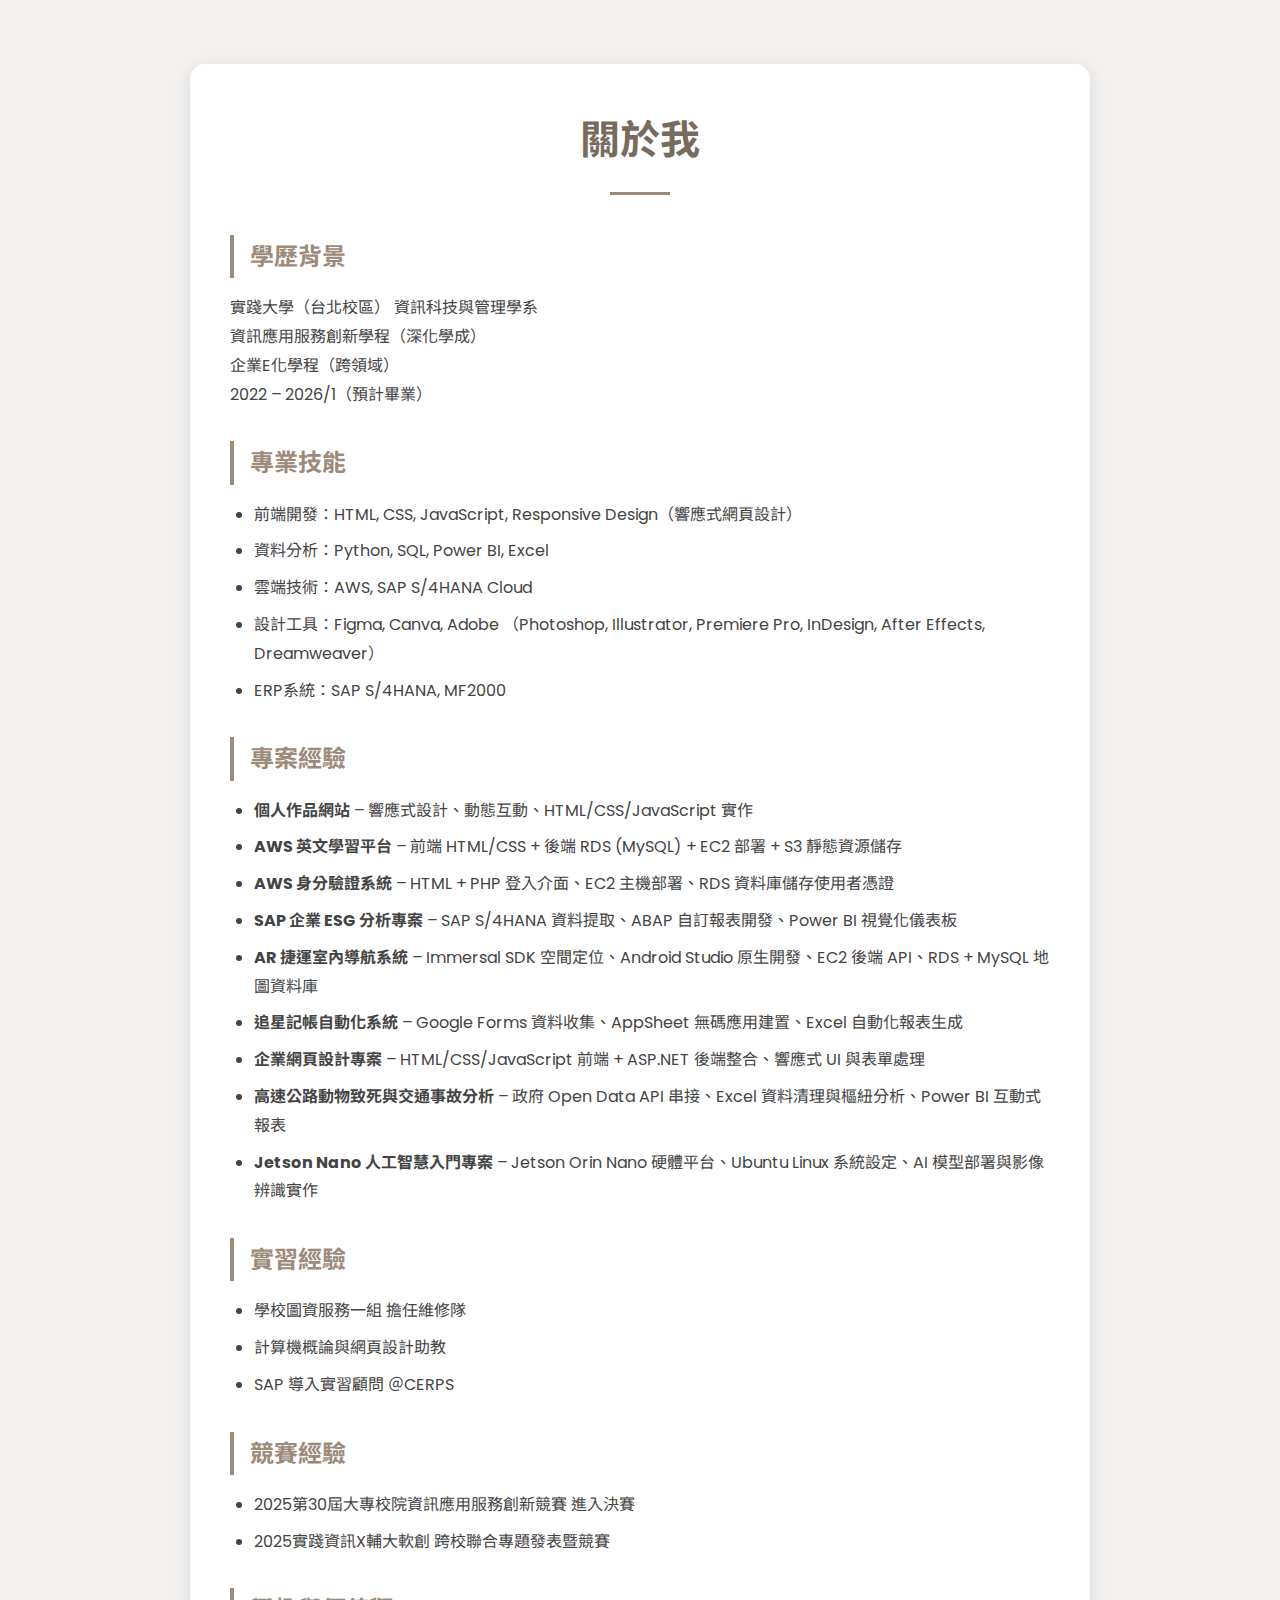
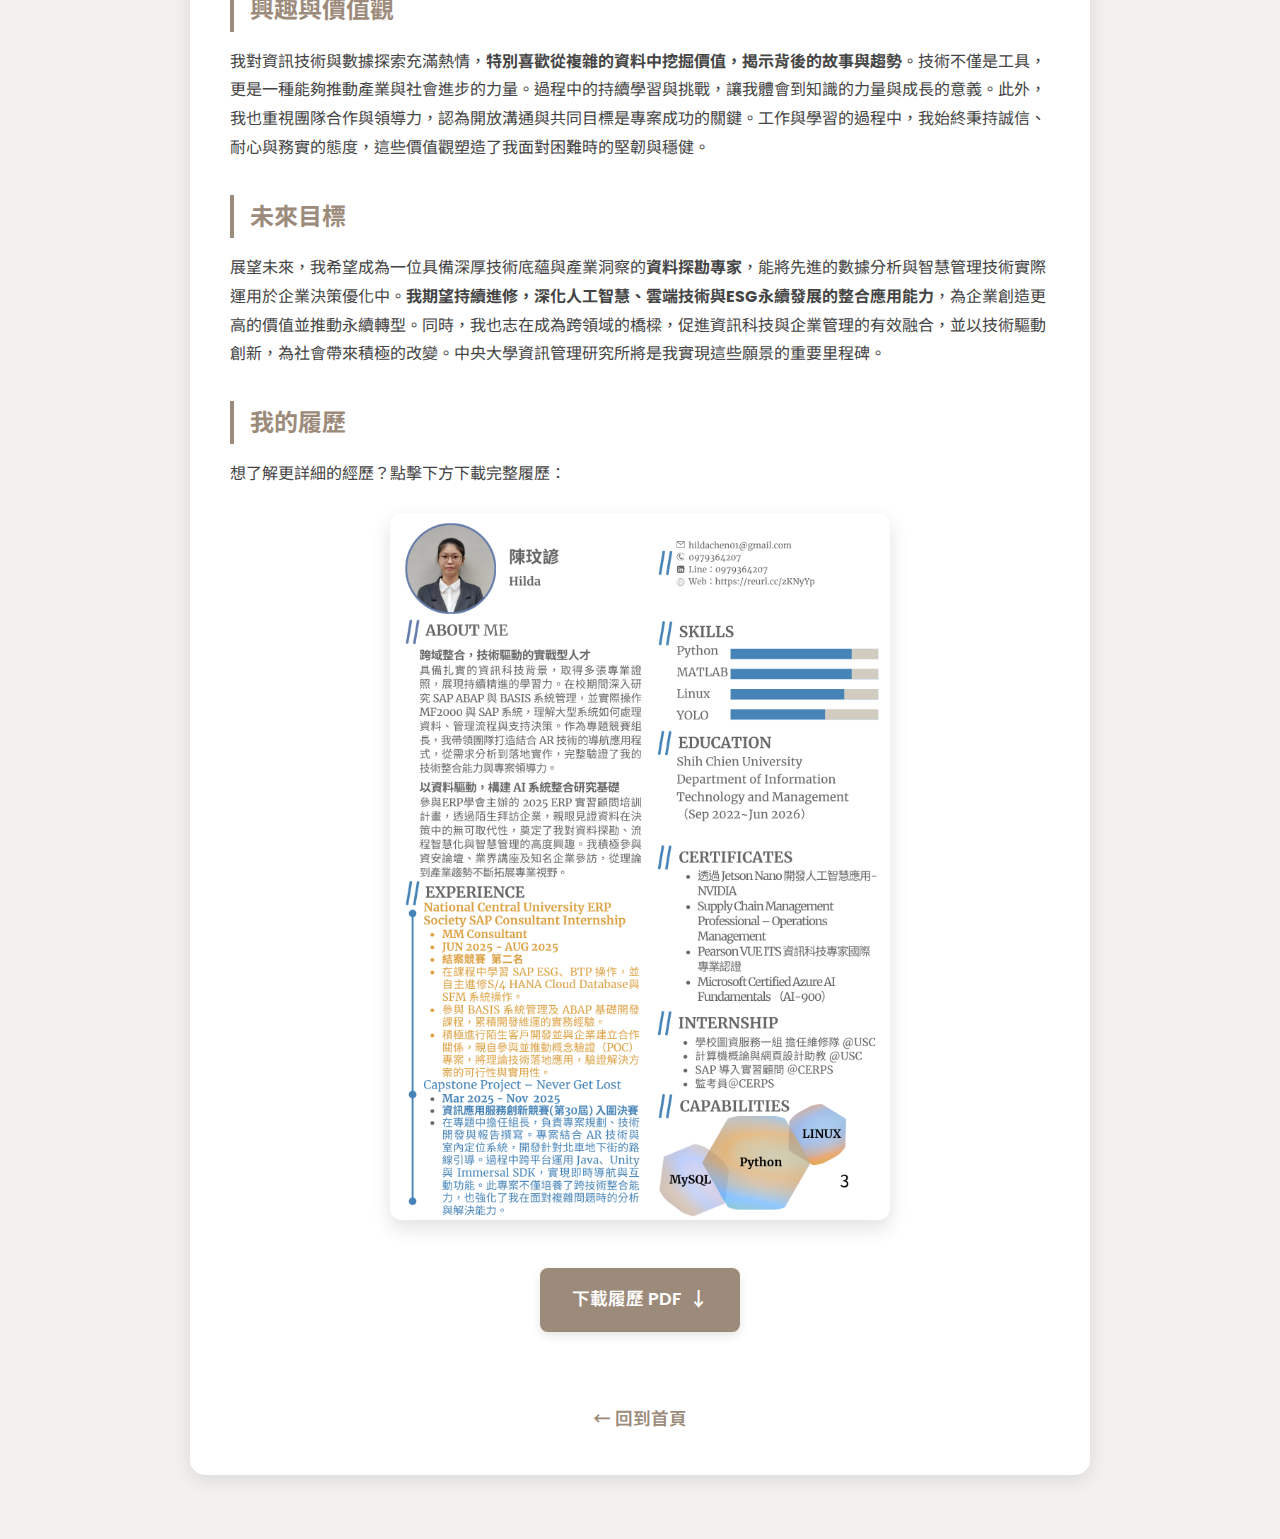
<file: about-me.html>
<!DOCTYPE html>
<html lang="zh-TW">
<head>
  <meta charset="UTF-8" />
  <meta name="viewport" content="width=device-width, initial-scale=1.0"/>
  <title>關於我 - Chen Wun-Yan</title>
  <link href="https://fonts.googleapis.com/css2?family=Poppins:wght@400;600;700&family=Noto+Sans+TC:wght@400;500;700&display=swap" rel="stylesheet">
  <style>
    * { margin: 0; padding: 0; box-sizing: border-box; }
    body {
      font-family: "Poppins", "Noto Sans TC", sans-serif;
      background-color: #f3f1ef;
      color: #444;
      line-height: 1.8;
    }
    .container {
      max-width: 900px;
      margin: 4rem auto;
      padding: 2.5rem;
      background: white;
      border-radius: 15px;
      box-shadow: 0 5px 20px rgba(0,0,0,0.1);
    }
    h1 {
      text-align: center;
      color: #776b5d;
      margin-bottom: 2.5rem;
      font-size: 2.5rem;
      position: relative;
    }
    h1::after {
      content: '';
      width: 60px;
      height: 3px;
      background: #9c8b7a;
      display: block;
      margin: 1rem auto 0;
    }
    h2 {
      color: #9c8b7a;
      margin: 2rem 0 1rem;
      font-size: 1.5rem;
      border-left: 4px solid #9c8b7a;
      padding-left: 1rem;
    }
    ul { margin-left: 1.5rem; margin-bottom: 1rem; }
    li { margin-bottom: 0.5rem; }
    .back-link {
      display: block;
      text-align: center;
      margin-top: 3rem;
      color: #9c8b7a;
      text-decoration: none;
      font-weight: 600;
      font-size: 1.1rem;
    }
    .back-link:hover { color: #b7a99b; }
    .resume-btn {
      display: inline-block;
      margin: 1.5rem 0;
      padding: 0.8rem 2rem;
      background: #9c8b7a;
      color: white;
      text-decoration: none;
      border-radius: 8px;
      font-weight: 600;
    }
    .resume-btn:hover { background: #b7a99b; }
	/* === 履歷預覽圖 + 按鈕 === */
	.resume-preview {
	  display: flex;
	  flex-direction: column;
	  align-items: center;
	  gap: 1.5rem;
	  margin: 1.5rem 0;
	}

	.resume-image-link {
	  display: block;
	  width: 100%;
	  max-width: 500px;
	  border-radius: 12px;
	  overflow: hidden;
	  box-shadow: 0 8px 20px rgba(0, 0, 0, 0.12);
	  transition: transform 0.3s ease, box-shadow 0.3s ease;
	}

	.resume-image-link:hover {
	  transform: translateY(-5px);
	  box-shadow: 0 12px 25px rgba(0, 0, 0, 0.18);
	}

	.resume-preview-img {
	  width: 100%;
	  height: auto;
	  display: block;
	  border-radius: 12px;
	  transition: transform 0.4s ease;
	}

	.resume-image-link:hover .resume-preview-img {
	  transform: scale(1.02);
	}

	/* 下載按鈕（改文字 + 圖標） */
	.resume-btn {
	  display: inline-flex;
	  align-items: center;
	  gap: 0.5rem;
	  padding: 0.9rem 2rem;
	  background: #9c8b7a;
	  color: white;
	  text-decoration: none;
	  border-radius: 8px;
	  font-weight: 600;
	  font-size: 1.1rem;
	  transition: all 0.3s ease;
	  box-shadow: 0 4px 10px rgba(0, 0, 0, 0.1);
	}

	.resume-btn:hover {
	  background: #b7a99b;
	  transform: translateY(-2px);
	  box-shadow: 0 6px 15px rgba(0, 0, 0, 0.15);
	}

	.resume-btn::after {
	  content: "↓";
	  font-size: 1.2rem;
	}
  </style>
</head>
<body>

  <div class="container">
    <h1>關於我</h1>

    <h2>學歷背景</h2>
    <p>實踐大學（台北校區） 資訊科技與管理學系<br>資訊應用服務創新學程（深化學成）<br>企業E化學程（跨領域）<br>2022 – 2026/1（預計畢業）</p>

    <h2>專業技能</h2>
    <ul>
      <li>前端開發：HTML, CSS, JavaScript, Responsive Design（響應式網頁設計）</li>
      <li>資料分析：Python, SQL, Power BI, Excel</li>
      <li>雲端技術：AWS, SAP S/4HANA Cloud</li>
      <li>設計工具：Figma, Canva, Adobe （Photoshop, Illustrator, Premiere Pro, InDesign, After Effects, Dreamweaver）</li>
	  <li>ERP系統：SAP S/4HANA, MF2000</li>
	</ul>

    <h2>專案經驗</h2>
	<ul>
	  <li><strong>個人作品網站</strong> – 響應式設計、動態互動、HTML/CSS/JavaScript 實作</li>	  
	  <li><strong>AWS 英文學習平台</strong> – 前端 HTML/CSS + 後端 RDS (MySQL) + EC2 部署 + S3 靜態資源儲存</li>
	  <li><strong>AWS 身分驗證系統</strong> – HTML + PHP 登入介面、EC2 主機部署、RDS 資料庫儲存使用者憑證</li>	  
	  <li><strong>SAP 企業 ESG 分析專案</strong> – SAP S/4HANA 資料提取、ABAP 自訂報表開發、Power BI 視覺化儀表板</li>	  
	  <li><strong>AR 捷運室內導航系統</strong> – Immersal SDK 空間定位、Android Studio 原生開發、EC2 後端 API、RDS + MySQL 地圖資料庫</li>	  
	  <li><strong>追星記帳自動化系統</strong> – Google Forms 資料收集、AppSheet 無碼應用建置、Excel 自動化報表生成</li>	 
	  <li><strong>企業網頁設計專案</strong> – HTML/CSS/JavaScript 前端 + ASP.NET 後端整合、響應式 UI 與表單處理</li>	  
	  <li><strong>高速公路動物致死與交通事故分析</strong> – 政府 Open Data API 串接、Excel 資料清理與樞紐分析、Power BI 互動式報表</li>	  
	  <li><strong>Jetson Nano 人工智慧入門專案</strong> – Jetson Orin Nano 硬體平台、Ubuntu Linux 系統設定、AI 模型部署與影像辨識實作</li>
	</ul>
	
	<h2>實習經驗</h2>
    <ul>
      <li>學校圖資服務一組 擔任維修隊</li>
      <li>計算機概論與網頁設計助教</li>
      <li>SAP 導入實習顧問 ＠CERPS</li>
	</ul>
	
	<h2>競賽經驗</h2>
    <ul>
      <li>2025第30屆大專校院資訊應用服務創新競賽 進入決賽</li>
	  <li>2025實踐資訊X輔大軟創 跨校聯合專題發表暨競賽</li>
	</ul>

    <h2>興趣與價值觀</h2>
    <p>
	我對資訊技術與數據探索充滿熱情，<strong>特別喜歡從複雜的資料中挖掘價值，揭示背後的故事與趨勢</strong>。技術不僅是工具，更是一種能夠推動產業與社會進步的力量。過程中的持續學習與挑戰，讓我體會到知識的力量與成長的意義。此外，我也重視團隊合作與領導力，認為開放溝通與共同目標是專案成功的關鍵。工作與學習的過程中，我始終秉持誠信、耐心與務實的態度，這些價值觀塑造了我面對困難時的堅韌與穩健。
	</p>

    <h2>未來目標</h2>
    <p>
	展望未來，我希望成為一位具備深厚技術底蘊與產業洞察的<strong>資料探勘專家</strong>，能將先進的數據分析與智慧管理技術實際運用於企業決策優化中。<strong>我期望持續進修，深化人工智慧、雲端技術與ESG永續發展的整合應用能力</strong>，為企業創造更高的價值並推動永續轉型。同時，我也志在成為跨領域的橋樑，促進資訊科技與企業管理的有效融合，並以技術驅動創新，為社會帶來積極的改變。中央大學資訊管理研究所將是我實現這些願景的重要里程碑。
	</p>

    <h2>我的履歷</h2>
    <p>想了解更詳細的經歷？點擊下方下載完整履歷：</p>
    <!-- 履歷預覽圖 + 下載按鈕 -->
	<div class="resume-preview">
	  <a href="resume/Hilda_Resume.pdf" target="_blank" class="resume-image-link">
		<img src="resume/Hilda_Resume.png" alt="履歷預覽" class="resume-preview-img">
	  </a>
	  <a href="resume/Hilda_Resume.pdf" download class="resume-btn" target="_blank" >
		下載履歷 PDF
	  </a>
	</div>
    <a href="index.html" class="back-link">← 回到首頁</a>
  </div>

</body>
</html>
</file>
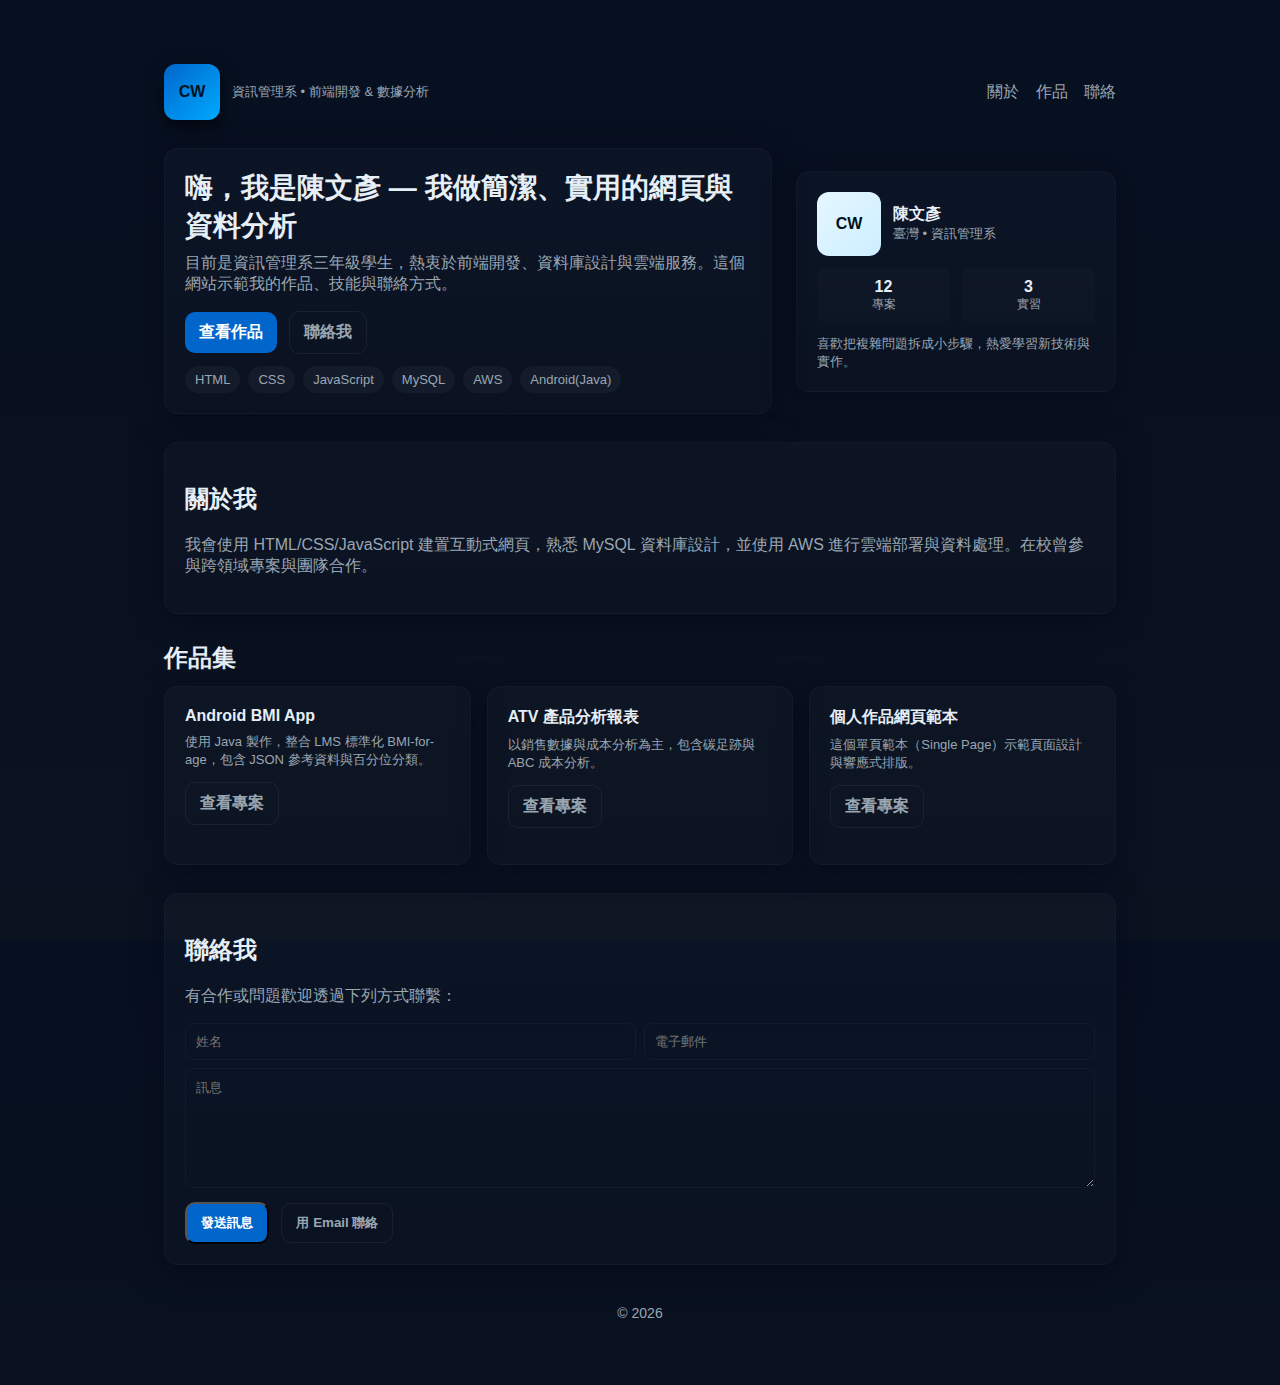
<file: intdex.html>
<!doctype html>
<html lang="zh-Hant">
<head>
  <meta charset="utf-8">
  <meta name="viewport" content="width=device-width,initial-scale=1">
  <title>個人網站 | Your Name</title>
  <meta name="description" content="個人作品集與聯絡頁面">
  <link rel="icon" href="data:,"><!-- 可替換成實際favicon -->
  <style>
    :root{--accent:#0066cc;--bg:#0f1720;--card:#0b1220;--muted:#9aa6b2;--glass: rgba(255,255,255,0.04)}
    *{box-sizing:border-box}
    html,body{height:100%;margin:0;font-family: -apple-system,BlinkMacSystemFont, "Segoe UI", Roboto, "Helvetica Neue", Arial; background:linear-gradient(180deg,#071021 0%, #0b1220 100%);color:#e6eef6}
    .container{max-width:1000px;margin:40px auto;padding:24px}
    header{display:flex;align-items:center;justify-content:space-between;gap:16px}
    .brand{display:flex;align-items:center;gap:12px}
    .avatar{width:56px;height:56px;border-radius:12px;background:linear-gradient(135deg,var(--accent),#00aaff);display:flex;align-items:center;justify-content:center;font-weight:700;color:#012;box-shadow:0 6px 18px rgba(0,0,0,0.6)}
    nav a{color:var(--muted);text-decoration:none;margin-left:12px}
    nav a:hover{color:var(--accent)}
    .hero{display:grid;grid-template-columns:1fr 320px;gap:24px;margin-top:28px;align-items:center}
    .card{background:linear-gradient(180deg, rgba(255,255,255,0.02), rgba(255,255,255,0.01));border-radius:14px;padding:20px;box-shadow:0 6px 30px rgba(2,6,23,0.6);border:1px solid rgba(255,255,255,0.03)}
    h1{margin:0;font-size:28px}
    p.lead{color:var(--muted);margin-top:8px}
    .cta{margin-top:16px}
    .btn{display:inline-block;padding:10px 14px;border-radius:10px;text-decoration:none;font-weight:600}
    .btn-primary{background:var(--accent);color:white}
    .btn-ghost{border:1px solid rgba(255,255,255,0.06);color:var(--muted);background:transparent}
    .skills{display:flex;flex-wrap:wrap;gap:8px;margin-top:12px}
    .chip{padding:6px 10px;border-radius:999px;background:var(--glass);color:var(--muted);font-size:13px}
    .profile-card{display:flex;flex-direction:column;gap:12px}
    .stats{display:flex;gap:12px}
    .stat{flex:1;background:linear-gradient(180deg, rgba(255,255,255,0.015), rgba(255,255,255,0.01));padding:10px;border-radius:8px;text-align:center}

    section{margin-top:28px}
    .projects{display:grid;grid-template-columns:repeat(auto-fill,minmax(240px,1fr));gap:16px}
    .project-title{font-size:16px;margin:0}
    footer{margin-top:40px;color:var(--muted);text-align:center;font-size:14px;padding-bottom:40px}

    /* responsive */
    @media (max-width:880px){
      .hero{grid-template-columns:1fr}
      .avatar{width:48px;height:48px}
    }
  </style>
</head>
<body>
  <div class="container">
    <header>
      <div class="brand">
        <div class="avatar">CW</div>
        <div>
          <div style="font-weight:700"></div>
          <div style="font-size:13px;color:var(--muted)">資訊管理系 • 前端開發 & 數據分析</div>
        </div>
      </div>
      <nav>
        <a href="#about">關於</a>
        <a href="#projects">作品</a>
        <a href="#contact">聯絡</a>
      </nav>
    </header>

    <main>
      <section class="hero">
        <div class="card">
          <h1>嗨，我是陳文彥 — 我做簡潔、實用的網頁與資料分析</h1>
          <p class="lead">目前是資訊管理系三年級學生，熱衷於前端開發、資料庫設計與雲端服務。這個網站示範我的作品、技能與聯絡方式。</p>
          <div class="cta">
            <a class="btn btn-primary" href="#projects">查看作品</a>
            <a class="btn btn-ghost" href="#contact" style="margin-left:8px">聯絡我</a>
          </div>

          <div class="skills">
            <div class="chip">HTML</div>
            <div class="chip">CSS</div>
            <div class="chip">JavaScript</div>
            <div class="chip">MySQL</div>
            <div class="chip">AWS</div>
            <div class="chip">Android(Java)</div>
          </div>
        </div>

        <aside class="card profile-card">
          <div style="display:flex;align-items:center;gap:12px">
            <div style="width:64px;height:64px;border-radius:12px;background:linear-gradient(135deg,#e6f7ff,#cceeff);display:flex;align-items:center;justify-content:center;color:#012;font-weight:700">CW</div>
            <div>
              <div style="font-weight:700">陳文彥</div>
              <div style="font-size:13px;color:var(--muted)">臺灣 • 資訊管理系</div>
            </div>
          </div>
          <div class="stats">
            <div class="stat"><div style="font-weight:700">12</div><div style="font-size:12px;color:var(--muted)">專案</div></div>
            <div class="stat"><div style="font-weight:700">3</div><div style="font-size:12px;color:var(--muted)">實習</div></div>
          </div>
          <div style="font-size:13px;color:var(--muted)">喜歡把複雜問題拆成小步驟，熱愛學習新技術與實作。</div>
        </aside>
      </section>

      <section id="about" class="card">
        <h2>關於我</h2>
        <p style="color:var(--muted)">我會使用 HTML/CSS/JavaScript 建置互動式網頁，熟悉 MySQL 資料庫設計，並使用 AWS 進行雲端部署與資料處理。在校曾參與跨領域專案與團隊合作。</p>
      </section>

      <section id="projects">
        <h2 style="margin-bottom:12px">作品集</h2>
        <div class="projects">
          <article class="card">
            <h3 class="project-title">Android BMI App</h3>
            <p class="lead" style="font-size:13px;color:var(--muted)">使用 Java 製作，整合 LMS 標準化 BMI-for-age，包含 JSON 參考資料與百分位分類。</p>
            <p style="margin-top:8px"><a class="btn btn-ghost" href="#">查看專案</a></p>
          </article>

          <article class="card">
            <h3 class="project-title">ATV 產品分析報表</h3>
            <p class="lead" style="font-size:13px;color:var(--muted)">以銷售數據與成本分析為主，包含碳足跡與 ABC 成本分析。</p>
            <p style="margin-top:8px"><a class="btn btn-ghost" href="#">查看專案</a></p>
          </article>

          <article class="card">
            <h3 class="project-title">個人作品網頁範本</h3>
            <p class="lead" style="font-size:13px;color:var(--muted)">這個單頁範本（Single Page）示範頁面設計與響應式排版。</p>
            <p style="margin-top:8px"><a class="btn btn-ghost" href="#">查看專案</a></p>
          </article>
        </div>
      </section>

      <section id="contact" class="card">
        <h2>聯絡我</h2>
        <p style="color:var(--muted)">有合作或問題歡迎透過下列方式聯繫：</p>
        <form onsubmit="submitForm(event)">
          <div style="display:flex;gap:8px;flex-wrap:wrap">
            <input id="name" placeholder="姓名" required style="flex:1;padding:10px;border-radius:8px;border:1px solid rgba(255,255,255,0.04);background:transparent;color:inherit">
            <input id="email" type="email" placeholder="電子郵件" required style="flex:1;padding:10px;border-radius:8px;border:1px solid rgba(255,255,255,0.04);background:transparent;color:inherit">
          </div>
          <textarea id="message" placeholder="訊息" required style="width:100%;margin-top:8px;padding:10px;border-radius:8px;border:1px solid rgba(255,255,255,0.04);background:transparent;color:inherit;min-height:120px"></textarea>
          <div style="margin-top:10px">
            <button class="btn btn-primary" type="submit">發送訊息</button>
            <button class="btn btn-ghost" type="button" onclick="window.location='mailto:youremail@example.com'" style="margin-left:8px">用 Email 聯絡</button>
          </div>
        </form>
        <script>
          function submitForm(e){
            e.preventDefault();
            const n=document.getElementById('name').value.trim();
            const em=document.getElementById('email').value.trim();
            const msg=document.getElementById('message').value.trim();
            if(!n||!em||!msg){alert('請完整填寫表單');return}
            // 簡單示範：使用 mailto 開啟使用者預設信件客戶端
            const subject=encodeURIComponent('來自網站的訊息：'+n);
            const body=encodeURIComponent(msg+'\n\n—\n聯絡信箱：'+em);
            window.location.href = `mailto:youremail@example.com?subject=${subject}&body=${body}`;
          }
        </script>
      </section>

    </main>

    <footer>
      © <span id="year"></span>
    </footer>
  </div>

  <script>document.getElementById('year').textContent=new Date().getFullYear();</script>
</body>
</html>
</file>
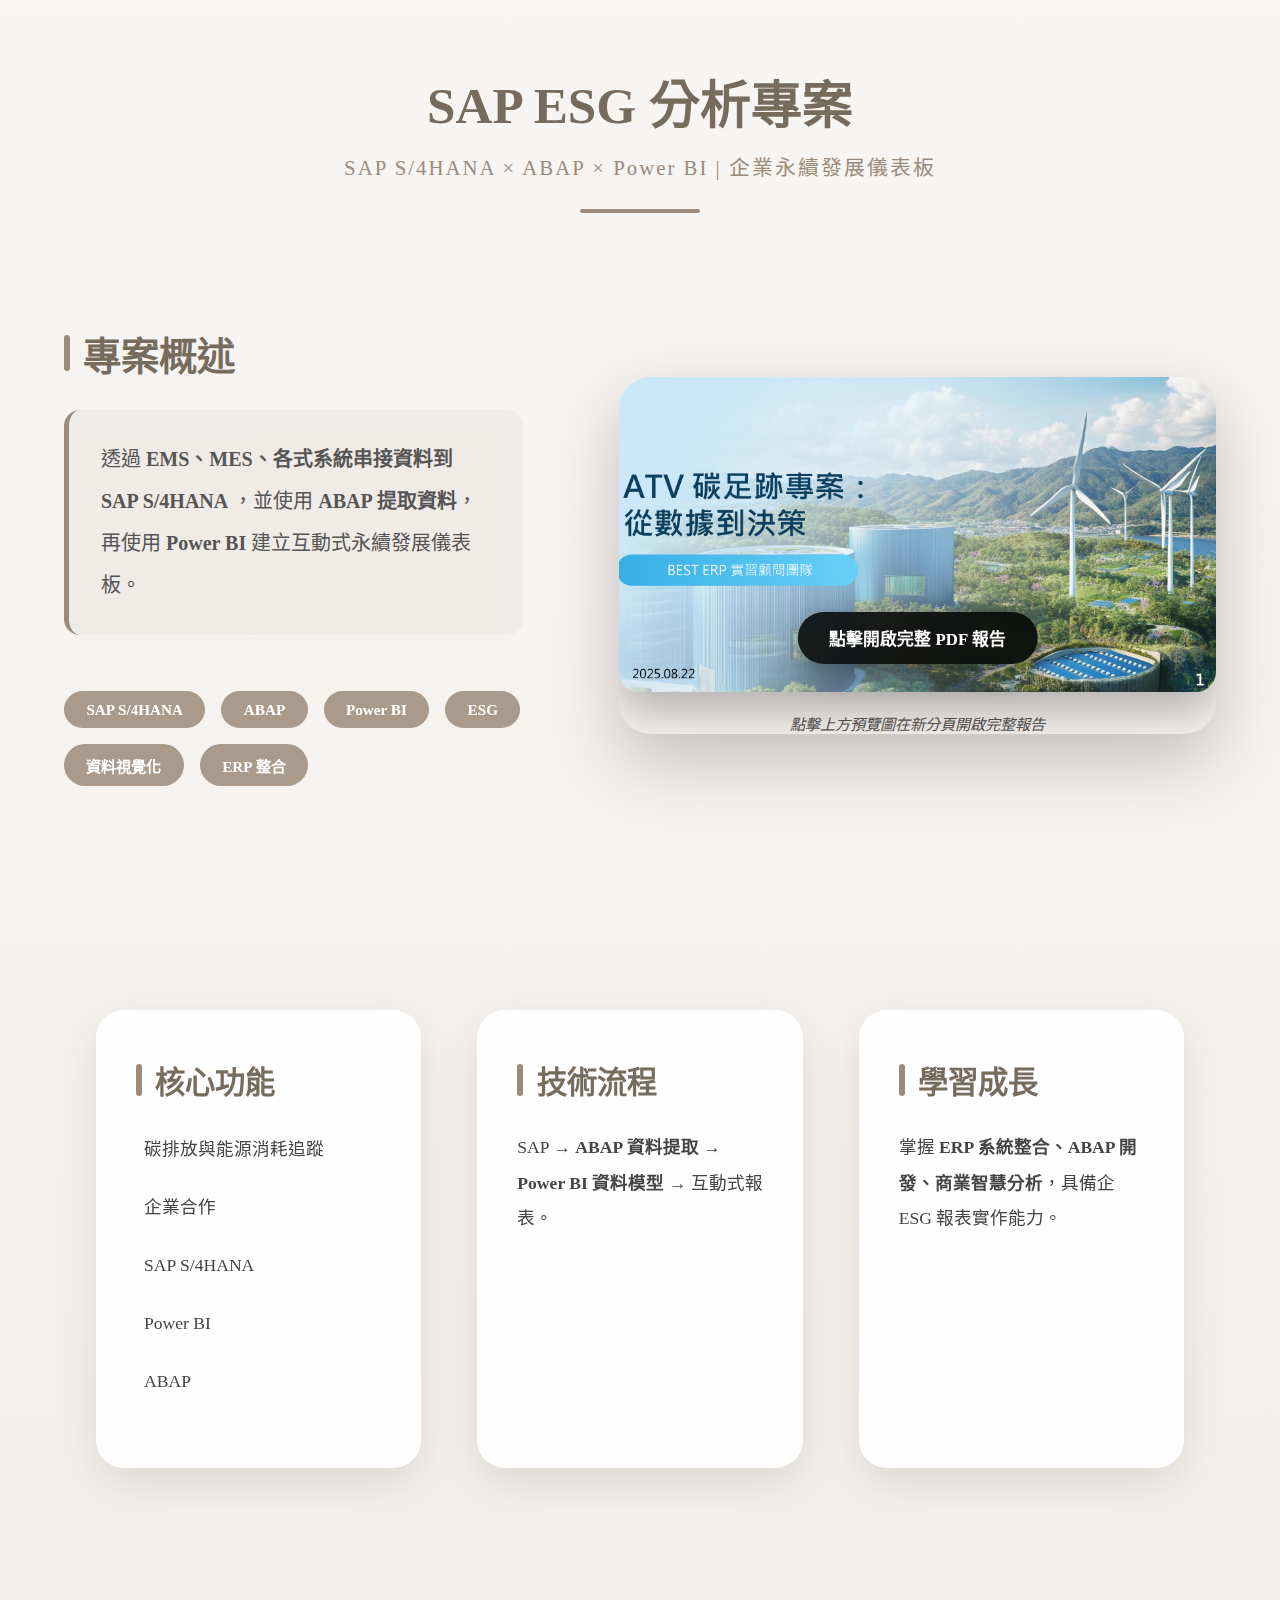
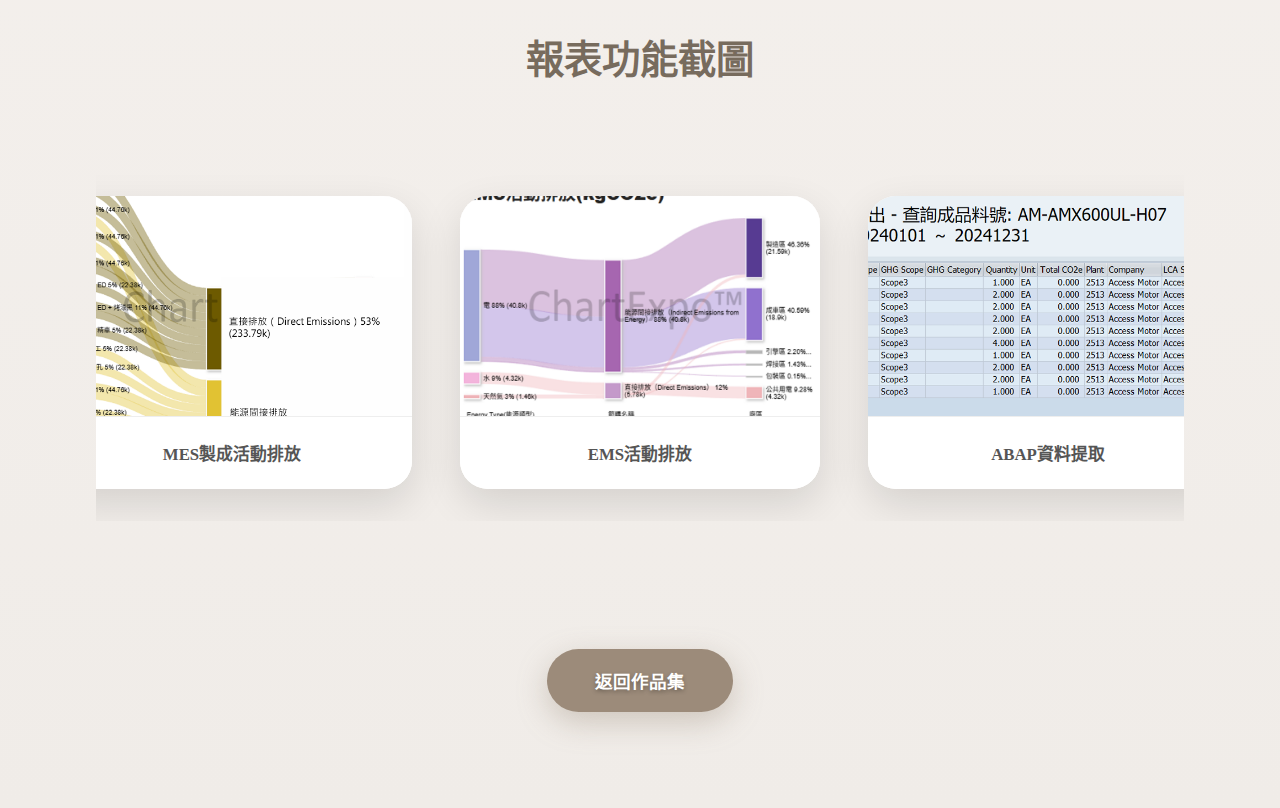
<file: project_sap_esg.html>
<!DOCTYPE html>
<html lang="zh-TW">
<head>
  <meta charset="UTF-8" />
  <meta name="viewport" content="width=device-width, initial-scale=1.0"/>
  <title>SAP ESG 分析專案</title>
  <link href="https://fonts.googleapis.com/css2?family=Noto+Sans+TC:wght@400;600;700&family=Poppins:wght@500;600&display=swap" rel="stylesheet">
  <link rel="stylesheet" href="css/project_css/base.css">
  <link rel="stylesheet" href="css/project_css/header.css">
  <link rel="stylesheet" href="css/project_css/content.css">
  <link rel="stylesheet" href="css/project_css/video.css">
  <link rel="stylesheet" href="css/project_css/images.css">
</head>
<body>
<div class="project-wrapper">

  <!-- 大標題 -->
  <header class="project-header">
    <h1>SAP ESG 分析專案</h1>
    <p>SAP S/4HANA × ABAP × Power BI | 企業永續發展儀表板</p>
  </header>

  <!-- 上半部：左文右影 -->
  <section class="project-hero">
    <div class="hero-text-clear">
      <h2>專案概述</h2>
      <p class="highlight">
        透過 <strong>EMS、MES、各式系統串接資料到 SAP S/4HANA</strong> ，並使用 <strong>ABAP 提取資料</strong>，再使用 <strong>Power BI</strong> 建立互動式永續發展儀表板。
      </p>
      <div class="tech-tags-lg">
        <span>SAP S/4HANA</span><span>ABAP</span><span>Power BI</span>
        <span>ESG</span><span>資料視覺化</span><span>ERP 整合</span>
      </div>
    </div>

    <!-- 關鍵：恢復 .hero-video 包裝，讓 Flex 布局正常運作 -->
  <div class="hero-video">
    <div class="video-wrapper" 
         style="cursor: pointer; position: relative; height: 100%; display: flex; align-items: center; justify-content: center;"
         onclick="window.open('file/ATV 碳足跡專案_從數據到決策0822.pdf', '_blank')">
      
      <!-- PDF 預覽圖（現在會自動填滿右半邊） -->
      <img src="images/作品集/ATV 碳足跡專案_從數據到決策0822.png"
           alt="PDF 報告預覽"
           style="width: 100%; max-width: 660px; border-radius: 20px; box-shadow: 0 20px 45px rgba(0,0,0,0.28); transition: all 0.4s ease;">

      <!-- 懸浮按鈕（置中美觀） -->
      <div style="position: absolute; bottom: 28px; left: 50%; transform: translateX(-50%); background: rgba(0,0,0,0.85); color: white; padding: 14px 32px; border-radius: 50px; font-size: 1.05rem; font-weight: 600; backdrop-filter: blur(12px); box-shadow: 0 10px 30px rgba(0,0,0,0.4); white-space: nowrap;">
        點擊開啟完整 PDF 報告
      </div>

      
    </div>

    <p class="video-hint" style="text-align: center; margin-top: 1.2rem; color: #555; font-size: 0.95rem;">
      點擊上方預覽圖在新分頁開啟完整報告
    </p>
  </div>
  </section>

  <!-- 下半部：三欄橫排 -->
  <section class="project-content-below">
    <div class="three-columns-grid">
      <div class="feature-card">
        <h3>核心功能</h3>
        <ul class="project-list-large">
          <li>碳排放與能源消耗追蹤</li>
		  <li>企業合作</li>
		  <li>SAP S/4HANA</li>		  
		  <li>Power BI</li>		  
		  <li>ABAP</li>
        </ul>
      </div>
      <div class="feature-card">
        <h3>技術流程</h3>
        <p>SAP → <strong>ABAP 資料提取</strong> → <strong>Power BI 資料模型</strong> → 互動式報表。</p>
      </div>
      <div class="feature-card">
        <h3>學習成長</h3>
        <p>掌握 <strong>ERP 系統整合、ABAP 開發、商業智慧分析</strong>，具備企 ESG 報表實作能力。</p>
      </div>
    </div>

    <!-- 截圖輪播 -->
    <section class="screenshots-section">
      <h3 class="section-title">報表功能截圖</h3>
      <div class="screenshot-carousel">
        <div class="screenshot-item">
          <div class="img-container"><img src="images/作品集/sap_MES.png" alt="碳排放儀表板"></div>
          <p>MES製成活動排放</p>
        </div>
        <div class="screenshot-item">
          <div class="img-container"><img src="images/作品集/sap_EMS.png" alt="供應鏈評分"></div>
          <p>EMS活動排放</p>
        </div>
        <div class="screenshot-item">
          <div class="img-container"><img src="images/作品集/ABAP資料提取.png" alt="多元性分析"></div>
          <p>ABAP資料提取</p>
        </div>
      </div>
    </section>
  </section>

  <a href="index.html#portfolio" class="back-link">返回作品集</a>

</div>

<script src="js/video.js"></script>
</body>
</html>
</file>
<file: css/project_css/base.css>
/* base.css 全站重置 + 基礎 */

* { 
  margin: 0; padding: 0; box-sizing: border-box; 
}

body {
  background: linear-gradient(to bottom, #f9f5f2, #f0ece8);
  min-height: 100vh;
  padding: 4rem 5%;
}
.project-wrapper {
  max-width: 1400px;
  margin: 0 auto;
}
/* 標題區：更大氣、置中 */
.project-header {
  text-align: center;
  margin-bottom: 5rem;
  padding-bottom: 2rem;
  position: relative;
}
.project-header::after {
  content: '';
  position: absolute;
  bottom: 0;
  left: 50%;
  transform: translateX(-50%);
  width: 120px;
  height: 4px;
  background: #9c8b7a;
  border-radius: 2px;
}
.project-header h1 {
  font-size: 3.2rem;
  color: #776b5d;
  margin-bottom: 0.8rem;
  font-weight: 700;
}
.project-header p {
  font-size: 1.3rem;
  color: #9c8b7a;
  letter-spacing: 2px;
}
/* 主要內容：左右並排*/
.project-content {
  display: grid;
  grid-template-columns: 1fr 1.1fr;
  gap: 4rem;
  align-items: start;
  margin-bottom: 6rem;
}
.text-section {
  background: rgba(255,255,255,0.8);
  padding: 2.5rem;
  border-radius: 20px;
  backdrop-filter: blur(10px);
  box-shadow: 0 10px 30px rgba(0,0,0,0.08);
}
</file>
<file: css/project_css/header.css>
/* header.css */

.header {
  text-align: center;
  margin-bottom: 3rem;
  padding-bottom: 1.5rem;
  border-bottom: 2px solid #e4ddd6;
}

.header h1 {
  font-size: 2.2rem;
  color: #776b5d;
  margin-bottom: 0.5rem;
}

.header p {
  color: #9c8b7a;
  font-size: 1.1rem;
}
</file>
<file: css/project_css/content.css>
/* content.css */

.content {
  display: grid;
  grid-template-columns: 1fr 1fr;
  gap: 2.5rem;
  align-items: start;
}

.text-section h2 {
  color: #9c8b7a;
  margin: 1.5rem 0 1rem;
  font-size: 1.3rem;
  position: relative;
  padding-left: 1rem;
}

.text-section h2::before {
  content: '';
  position: absolute;
  left: 0;
  top: 50%;
  transform: translateY(-50%);
  width: 5px;
  height: 20px;
  background: #9c8b7a;
  border-radius: 3px;
}

.text-section p {
  margin-bottom: 1rem;
  text-align: justify;
  font-size: 1rem;
}

.text-section ul {
  margin: 1rem 0;
  padding-left: 1.5rem;
}

.text-section li {
  margin-bottom: 0.6rem;
  position: relative;
}

.text-section li::marker {
  color: #9c8b7a;
}
/* 截圖輪播區 */
.screenshots {
  margin-top: 4rem;
}
.screenshots h3 {
  text-align: center;
  font-size: 2rem;
  color: #776b5d;
  margin-bottom: 3rem;
}

/* 返回按鈕*/
.back-link {
  display: block;
  text-align: center;
  margin: 5rem auto 2rem;
  padding: 1.2rem 3rem;
  background: #9c8b7a;           /* 原本咖啡色 */
  color: white !important;        /* 強制白色文字 */
  text-decoration: none;
  font-weight: 600;
  font-size: 1.1rem;
  border-radius: 50px;
  width: fit-content;
  transition: all 0.4s ease;
  box-shadow: 0 10px 30px rgba(156,139,122,0.4);
  text-shadow: 0 2px 4px rgba(0,0,0,0.3);  /* 加上文字陰影，更清楚 */
}

.back-link:hover {
  background: #776b5d;
  transform: translateY(-4px);
  box-shadow: 0 15px 40px rgba(119,107,93,0.5);
}
.back-link:hover {
  background: #776b5d;
  transform: translateY(-3px);
  box-shadow: 0 12px 30px rgba(119,107,93,0.4);
}

/* 手機版調整 */
@media (max-width: 968px) {
.project-content {
grid-template-columns: 1fr;
gap: 3rem;
}
.project-header h1 { font-size: 2.5rem; }
body { padding: 3rem 5%; }
}
@media (max-width: 480px) {
.text-section { padding: 2rem; }
.project-header h1 { font-size: 2.2rem; }
}
    /* 上半部：左右並排英雄區 */
    .project-hero {
      display: grid;
      grid-template-columns: 1fr 1.1fr;
      gap: 5rem;
      align-items: start;
      margin-bottom: 8rem;
    }
    .hero-text {
      background: rgba(255,255,255,0.9);
      padding: 3rem;
      border-radius: 24px;
      backdrop-filter: blur(12px);
      box-shadow: 0 15px 40px rgba(0,0,0,0.1);
    }
    .hero-text h2 {
      color: #776b5d;
      font-size: 2rem;
      margin-bottom: 1.2rem;
      position: relative;
      padding-left: 1rem;
    }
    .hero-text h2::before {
      content: '';
      position: absolute;
      left: 0;
      top: 50%;
      transform: translateY(-50%);
      width: 6px;
      height: 28px;
      background: #9c8b7a;
      border-radius: 3px;
    }
    .highlight {
      font-size: 1.15rem;
      line-height: 2;
      background: rgba(156,139,122,0.1);
      padding: 1.5rem;
      border-radius: 12px;
      border-left: 4px solid #9c8b7a;
    }
    .project-list li {
      margin: 1.2rem 0;
      padding-left: 0.5rem;
      font-size: 1.05rem;
    }
    .tech-tags-lg {
      margin-top: 2rem;
      display: flex;
      flex-wrap: wrap;
      gap: 0.8rem;
    }
    .tech-tags-lg span {
      background: #9c8b7a;
      color: white;
      padding: 0.5rem 1.2rem;
      border-radius: 50px;
      font-size: 0.9rem;
      font-weight: 600;
    }

    /* 下半部細節卡片 */
    .project-details {
      max-width: 1000px;
      margin: 0 auto 8rem;
      display: grid;
      grid-template-columns: 1fr 1fr;
      gap: 3rem;
    }
    .detail-card {
      background: rgba(255,255,255,0.9);
      padding: 2.5rem;
      border-radius: 20px;
      box-shadow: 0 10px 30px rgba(0,0,0,0.08);
    }
    .detail-card h3 {
      color: #776b5d;
      font-size: 1.6rem;
      margin-bottom: 1.2rem;
    }

    /* 手機版：上下排 */
    @media (max-width: 968px) {
      .project-hero, .project-details {
        grid-template-columns: 1fr;
        gap: 4rem;
      }
      .hero-text { padding: 2.5rem; }
    }
	
	/* 上半部：左文右影 + 完全透明但優雅 */
.project-hero {
  display: grid;
  grid-template-columns: 1fr 1.3fr;   /* 左邊文字區，右邊影片更大 */
  gap: 6rem;
  align-items: center;                /* 垂直置中（關鍵！） */
  margin-bottom: 12rem;
  max-width: 1400px;
  margin-left: auto;
  margin-right: auto;
}

/* 左邊文字區：完全透明 + 優雅排版 + 垂直置中 */
.hero-text-clear {
  display: flex;
  flex-direction: column;
  justify-content: center;    /* 垂直置中 */
  height: 100%;               /* 跟右邊影片等高 */
  padding: 2rem 0;            /* 上下留白，不要貼太邊 */
  color: #444;
}

.hero-text-clear h2 {
  font-size: 2.4rem;
  color: #776b5d;
  margin-bottom: 1.8rem;
  font-weight: 700;
  position: relative;
  padding-left: 1.2rem;
}

/* 保留你原本左邊那條咖啡色裝飾線（超有質感！） */
.hero-text-clear h2::before {
  content: '';
  position: absolute;
  left: 0;
  top: 50%;
  transform: translateY(-50%);
  width: 6px;
  height: 36px;
  background: #9c8b7a;
  border-radius: 3px;
}

.highlight {
  font-size: 1.25rem;
  line-height: 2.1;
  color: #555;
  margin-bottom: 2.5rem;
  /* 保留淡淡高亮背景，但超透明 */
  background: rgba(156, 139, 122, 0.08);
  padding: 1.8rem 2rem;
  border-radius: 16px;
  border-left: 5px solid #9c8b7a;
}

/* 技術標籤保持原樣但更優雅 */
.tech-tags-lg {
  display: flex;
  flex-wrap: wrap;
  gap: 1rem;
  margin-top: 1rem;
}
.tech-tags-lg span {
  background: rgba(156, 139, 122, 0.85);
  color: white;
  padding: 0.6rem 1.4rem;
  border-radius: 50px;
  font-size: 0.95rem;
  font-weight: 600;
  backdrop-filter: blur(4px);
}


	/* 三欄橫向排列（超有氣勢！） */
.three-columns-grid {
  display: grid;
  grid-template-columns: repeat(3, 1fr);
  gap: 3.5rem;
  max-width: 1400px;
  margin: 0 auto 10rem;
  padding: 0 2rem;
}

.feature-card {
  background: rgba(255,255,255,0.92);
  padding: 3rem 2.5rem;
  border-radius: 28px;
  box-shadow: 0 15px 45px rgba(0,0,0,0.1);
  backdrop-filter: blur(10px);
  transition: transform 0.3s ease, box-shadow 0.3s ease;
}

.feature-card:hover {
  transform: translateY(-12px);
  box-shadow: 0 25px 60px rgba(0,0,0,0.18);
}

.feature-card h3 {
  font-size: 1.9rem;
  color: #776b5d;
  margin-bottom: 1.8rem;
  position: relative;
  padding-left: 1.2rem;
}

.feature-card h3::before {
  content: '';
  position: absolute;
  left: 0;
  top: 50%;
  transform: translateY(-50%);
  width: 6px;
  height: 32px;
  background: #9c8b7a;
  border-radius: 3px;
}

.project-list-large {
  list-style: none;
  padding-left: 0;
}

.project-list-large li {
  font-size: 1.1rem;
  line-height: 2.2;
  margin: 1.2rem 0;
  padding-left: 0.5rem;
  color: #444;
}

.feature-card p {
  font-size: 1.1rem;
  line-height: 2;
  color: #444;
}

/* 手機版自動變單欄 */
@media (max-width: 1024px) {
  .three-columns-grid {
    grid-template-columns: 1fr;
    gap: 3rem;
  }
  .feature-card {
    padding: 2.5rem 2rem;
  }
}
</file>
<file: css/project_css/video.css>
/* video.css */

.video-section {
  position: relative;
  border-radius: 15px;
  overflow: hidden;
  box-shadow: 0 6px 20px rgba(0,0,0,0.15);
  background: #000;
}

.video-wrapper {
  position: relative;
  width: 100%;
  cursor: pointer;
}

.project-video {
  width: 100%;
  height: 100%;
  object-fit: cover;
  display: block;
  border-radius: 15px;
}

.video-controls {
  position: absolute;
  bottom: 0;
  left: 0;
  right: 0;
  background: linear-gradient(transparent, rgba(0,0,0,0.8));
  padding: 1rem;
  display: flex;
  align-items: center;
  gap: 0.8rem;
  opacity: 0;
  transition: opacity 0.3s;
  color: white;
  font-size: 0.9rem;
}

.video-wrapper:hover .video-controls {
  opacity: 1;
}

.ctrl-btn {
  background: rgba(255,255,255,0.2);
  color: white;
  border: none;
  width: 40px;
  height: 40px;
  border-radius: 50%;
  cursor: pointer;
  display: flex;
  align-items: center;
  justify-content: center;
  font-size: 1.1rem;
  transition: 0.3s;
  backdrop-filter: blur(4px);
  position: relative;
}

.ctrl-btn:hover {
  background: rgba(255,255,255,0.4);
  transform: scale(1.1);
}

/* Icon 切換 */
.icon-play::before { content: "Play"; }
.icon-pause::before { content: "Pause"; }
.icon-volume::before { content: "Volume"; }
.icon-mute::before { content: "Mute"; }
.icon-fullscreen::before { content: "Fullscreen"; }

.ctrl-btn:hover {
  background: rgba(255,255,255,0.4);
  transform: scale(1.1);
}

.progress-container {
  flex: 1;
  height: 6px;
  background: rgba(255,255,255,0.3);
  border-radius: 3px;
  cursor: pointer;
  position: relative;
  overflow: hidden;
}

.progress-bar {
  height: 100%;
  width: 0%;
  background: #9c8b7a;
  border-radius: 3px;
  transition: width 0.1s;
}

.time {
  font-size: 0.85rem;
  min-width: 40px;
  text-align: center;
}

.video-hint {
  text-align: center;
  margin-top: 0.8rem;
  color: #9c8b7a;
  font-size: 0.9rem;
  font-style: italic;
}
/* 可選：用 SVG Icon（更美） */
.ctrl-btn svg {
  width: 18px;
  height: 18px;
  fill: currentColor;
}

/* RWD */
@media (max-width: 768px) {
  .video-controls {
	padding: 0.8rem;
	gap: 0.5rem;
  }
  .ctrl-btn {
	width: 32px;
	height: 32px;
	font-size: 0.9rem;
  }
  .time { font-size: 0.8rem; }
}
	.screenshots {
  margin-top: 2rem;
}

.screenshots h3 {
  text-align: center;
  color: #776b5d;
  margin-bottom: 1.5rem;
  font-size: 1.4rem;
}

.screenshot-carousel {
  display: flex;
  overflow-x: auto;
  gap: 1.2rem;
  padding: 1rem 0;
  scroll-snap-type: x mandatory;
  scrollbar-width: thin;
  scrollbar-color: #9c8b7a transparent;
}

.screenshot-carousel::-webkit-scrollbar {
  height: 8px;
}

.screenshot-carousel::-webkit-scrollbar-track {
  background: transparent;
}

.screenshot-carousel::-webkit-scrollbar-thumb {
  background: #9c8b7a;
  border-radius: 4px;
}

.screenshot-item {
  flex: 0 0 320px;           /* 固定寬度 */
  scroll-snap-align: center;
  background: white;
  border-radius: 16px;
  overflow: hidden;
  box-shadow: 0 6px 18px rgba(0,0,0,0.1);
  transition: transform 0.3s ease, box-shadow 0.3s ease;
  display: flex;
  flex-direction: column;
}

.screenshot-item:hover {
  transform: translateY(-6px);
  box-shadow: 0 12px 25px rgba(0,0,0,0.15);
}

/* 右邊影片加大 + 圓角陰影 */
.project-hero > .hero-video {
  border-radius: 32px;
  overflow: hidden;
  box-shadow: 0 25px 70px rgba(0,0,0,0.22);
}

/* 手機版自動上下排 */
@media (max-width: 968px) {
  .project-hero {
    grid-template-columns: 1fr;
    gap: 4rem;
    align-items: start;
  }
  .hero-text-clear {
    height: auto;
    text-align: center;
    padding: 2rem 1rem;
  }
  .hero-text-clear h2 {
    padding-left: 0;
  }
  .hero-text-clear h2::before {
    left: 50%;
    transform: translateX(-50%) translateY(-50%);
  }
  .highlight {
    font-size: 1.15rem;
    padding: 1.5rem;
  }
}
</file>
<file: css/project_css/images.css>
/* images.css */

/* 圖片容器：固定尺寸 */
.img-container {
  width: 320px;
  height: 200px;             /* 固定高度 */
  overflow: hidden;
  background: #f0f0f0;
}

.img-container img {
  width: 100%;
  height: 100%;
  object-fit: cover;         /* 裁切填滿，不變形 */
  object-position: center;
  display: block;
  transition: transform 0.4s ease;
}

.screenshot-item:hover .img-container img {
  transform: scale(1.08);
}

/* 文字說明 */
.screenshot-item p {
  padding: 1rem;
  margin: 0;
  background: white;
  font-size: 0.95rem;
  color: #555;
  text-align: center;
  font-weight: 500;
  border-top: 1px solid #eee;
}

/* RWD：手機調整 */
@media (max-width: 768px) {
  .screenshot-item,
  .img-container {
	flex: 0 0 260px;
	width: 260px;
	height: 160px;
  }
  
  .screenshot-carousel {
	gap: 1rem;
  }
  
  .screenshot-item p {
	font-size: 0.9rem;
	padding: 0.8rem;
  }
}

@media (max-width: 480px) {
  .screenshot-item,
  .img-container {
	flex: 0 0 220px;
	width: 220px;
	height: 140px;
  }
}

 .back-link {
	  display: block;
	  text-align: center;
	  margin-top: 3rem;
	  color: #9c8b7a;
	  text-decoration: none;
	  font-weight: 600;
	  font-size: 1.1rem;
	}
	
/* ─────── 品牌截圖輪播：完美水平置中版 ─────── */
.screenshots-section {
  max-width: 1400px;
  margin: 10rem auto 8rem;
  padding: 0 2rem;
  text-align: center;
}

.section-title {
  font-size: 2.4rem;
  color: #776b5d;
  margin-bottom: 4rem;
  position: relative;
  display: inline-block;
  padding-bottom: 1rem;
}

.section-title::after {
  content: '';
  position: absolute;
  bottom: 0;
  left: (unittest);
  width: 100%;
  height: 5px;  
  border-radius: 3px;
}

/* 輪播容器：水平置中 + 優雅間距 */
.screenshot-carousel {
  display: flex;
  justify-content: center;     /* 水平置中（關鍵！） */
  align-items: stretch;
  gap: 3rem;
  overflow-x: auto;
  padding: 2rem 0;
  scroll-snap-type: x mandatory;
  scrollbar-width: thin;
  scrollbar-color: #9c8b7a transparent;
}

/* 每個項目：統一高度 + 懸浮動畫 */
.screenshot-item {
  flex: 0 0 360px;
  background: rgba(255,255,255,0.95);
  border-radius: 28px;
  overflow: hidden;
  box-shadow: 0 15px 40px rgba(0,0,0,0.12);
  transition: all 0.4s ease;
  display: flex;
  flex-direction: column;
  scroll-snap-align: center;
}

.screenshot-item:hover {
  transform: translateY(-16px);
  box-shadow: 0 30px 70px rgba(0,0,0,0.22);
}

.img-container {
  width: 100%;
  height: 220px;
  overflow: hidden;
  background: #f8f5f3;
}

.img-container img {
  width: 100%;
  height: 100%;
  object-fit: cover;
  transition: transform 0.5s ease;
}

.screenshot-item:hover .img-container img {
  transform: scale(1.1);
}

.screenshot-item p {
  padding: 1.5rem 1rem;
  margin: 0;
  font-weight: 600;
  color: #555;
  background: white;
  font-size: 1.05rem;
  border-top: 1px solid #eee;
}

/* 美化滾動條 */
.screenshot-carousel::-webkit-scrollbar {
  height: 8px;
}
.screenshot-carousel::-webkit-scrollbar-thumb {
  background: #9c8b7a;
  border-radius: 4px;
}

/* 手機版調整 */
@media (max-width: 768px) {
  .screenshot-item {
    flex: 0 0 280px;
  }
  .img-container {
    height: 180px;
  }
  .screenshots-section {
    margin: 8rem auto 6rem;
  }
  .section-title {
    font-size: 2rem;
  }
}	

/*圖片放大效果*/
/* 技術架構圖片樣式 */
.architecture-diagram {
  text-align: center;
}

.clickable-diagram {
  width: 100%;
  max-width: 380px;
  border-radius: 16px;
  box-shadow: 0 10px 30px rgba(0,0,0,0.15);
  cursor: pointer;
  transition: all 0.4s ease;
  border: 1px solid #eee;
  margin: 0 auto;
  display: block;
}

.clickable-diagram:hover {
  transform: translateY(-6px);
  box-shadow: 0 18px 40px rgba(0,0,0,0.22);
}

/* 手機版縮小圖片 */
@media (max-width: 968px) {
  .clickable-diagram {
    max-width: 300px;
  }
}

/* 技術架構縮圖樣式 */
.clickable-architecture {
  cursor: pointer;
  text-align: center;
}
.clickable-architecture .thumb-img {
  width: 100%;
  max-width: 380px;
  border-radius: 16px;
  box-shadow: 0 10px 30px rgba(0,0,0,0.15);
  transition: all 0.4s ease;
  border: 1px solid #eee;
}
.clickable-architecture:hover .thumb-img {
  transform: translateY(-6px);
  box-shadow: 0 18px 40px rgba(0,0,0,0.22);
}
@media (max-width: 968px) {
  .clickable-architecture .thumb-img { max-width: 300px; }
}
.clickable-architecture { cursor: pointer; text-align: center; }
.clickable-architecture .thumb-img {
  width: 100%;
  max-width: 380px;
  border-radius: 16px;
  box-shadow: 0 10px 30px rgba(0,0,0,0.15);
  transition: all 0.4s ease;
  border: 1px solid #eee;
}
.clickable-architecture:hover .thumb-img {
  transform: translateY(-6px);
  box-shadow: 0 18px 40px rgba(0,0,0,0.22);
}
@media (max-width: 968px) {
  .clickable-architecture .thumb-img { max-width: 300px; }
}

/* ───── 超大圖 Lightbox 升級版 ───── */
#architectureLightbox .lightbox-content {
  max-width: 95vw !important;     /* 幾乎滿螢幕 */
  max-height: 95vh !important;
  width: auto !important;
  height: auto !important;
  grid-template-columns: 1fr 1fr !important;  /* 左右平均分配 */
  border-radius: 24px !important;
  overflow: hidden;
}

#architectureLightbox .lightbox-img {
  padding: 2.5rem;
  background: #fdfbfa;
  display: flex;
  justify-content: center;
  align-items: center;
}

#architectureLightbox .lightbox-img img {
  max-width: 100%;
  max-height: 85vh;               /* 圖片超大 */
  width: auto;
  height: auto;
  border-radius: 16px;
  box-shadow: 0 20px 50px rgba(0,0,0,0.25);
  object-fit: contain;            /* 確保不變形 */
}

/* 右邊文字區也放大字體 */
#architectureLightbox .lightbox-info {
  padding: 4rem 3rem;
  gap: 2rem;
  font-size: 1.1rem;
}
#architectureLightbox .lightbox-info h3 {
  font-size: 2.4rem !important;
}
#architectureLightbox .cert-name {
  font-size: 1.8rem !important;
  font-weight: 700;
  text-align: justify;
}
#architectureLightbox .issuer,
#architectureLightbox .date {
  font-size: 1.3rem !important;
  color: #776b5d;
}

/* 關閉按鈕更大更明顯 */
#architectureLightbox .lightbox-close {
  width: 60px !important;
  height: 60px !important;
  font-size: 2.4rem !important;
  top: 15px !important;
  right: 15px !important;
  background: rgba(119,107,93,0.95) !important;
  box-shadow: 0 10px 30px rgba(0,0,0,0.4) !important;
}
</file>
